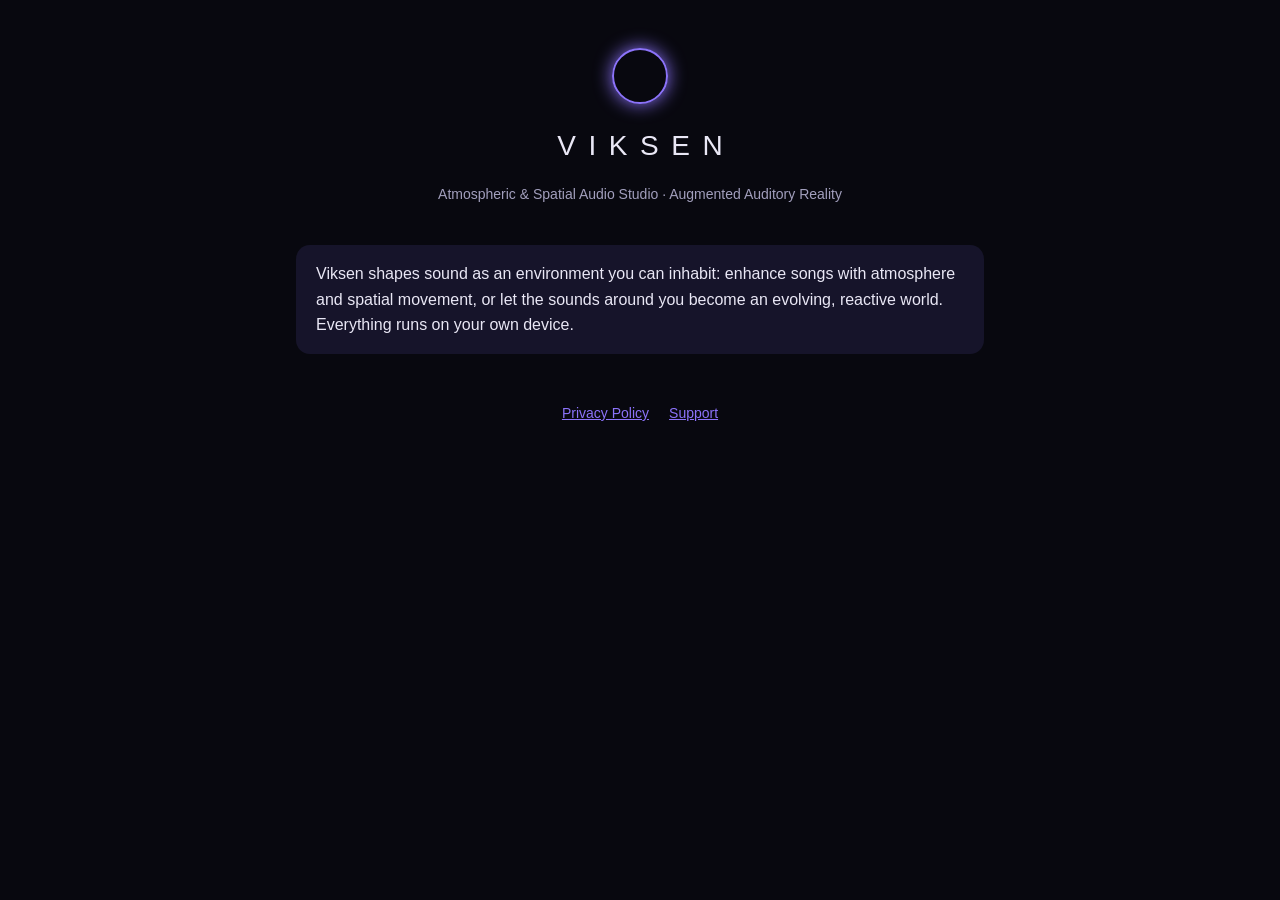
<file: index.html>
<!doctype html>
<html lang="en">
<head>
<meta charset="utf-8"><meta name="viewport" content="width=device-width, initial-scale=1">
<title>Viksen</title>
<link rel="stylesheet" href="style.css">
</head>
<body><main>
<header><div class="ring"></div><p class="wordmark">VIKSEN</p>
<p class="dim">Atmospheric &amp; Spatial Audio Studio · Augmented Auditory Reality</p></header>
<div class="card">Viksen shapes sound as an environment you can inhabit: enhance songs with atmosphere and spatial movement, or let the sounds around you become an evolving, reactive world. Everything runs on your own device.</div>
<nav><a href="privacy.html">Privacy Policy</a><a href="support.html">Support</a></nav>
</main></body>
</html>
</file>
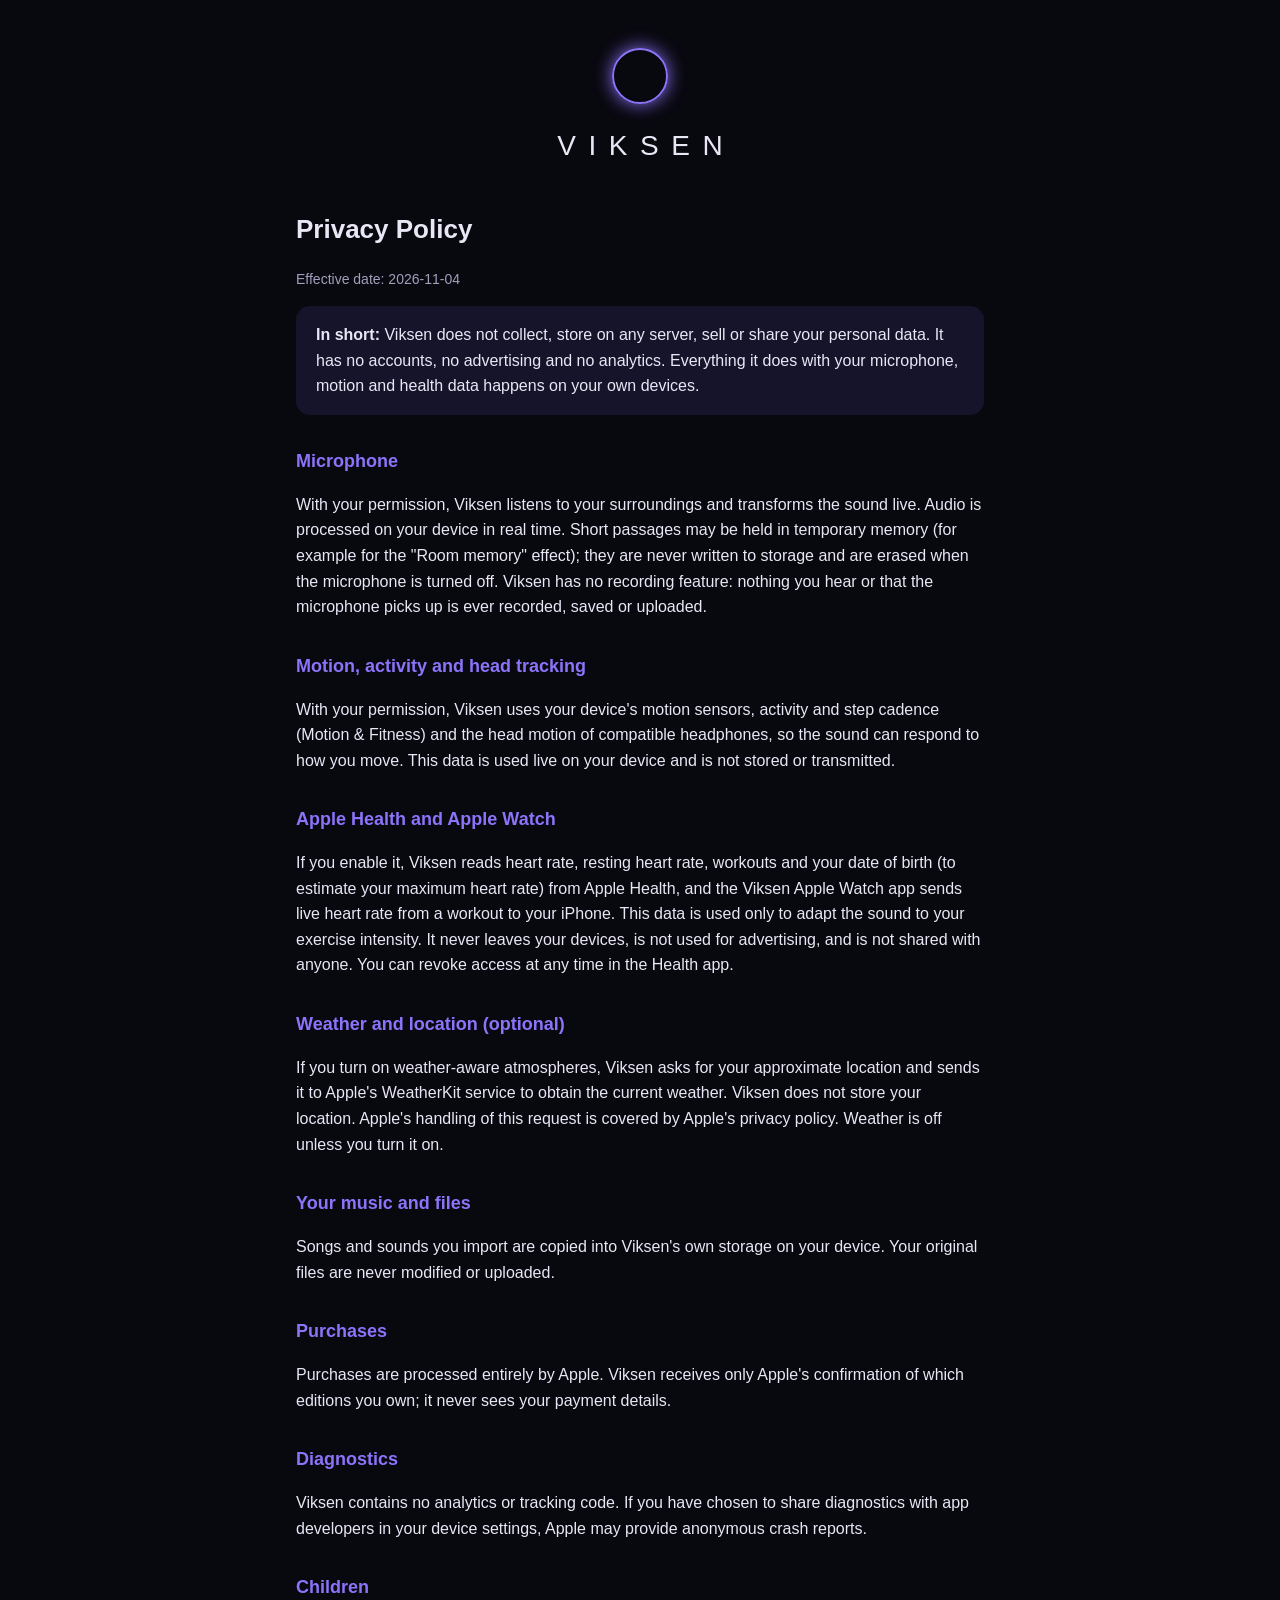
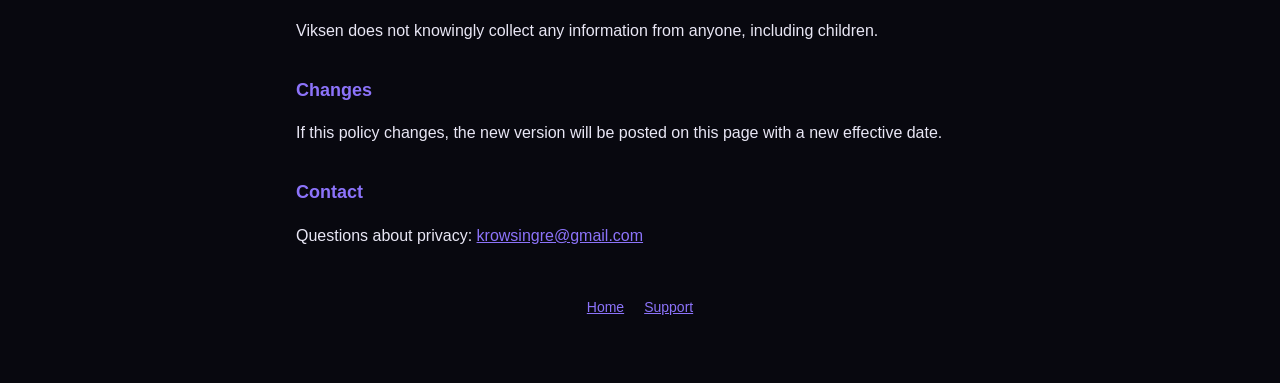
<file: privacy.html>
<!doctype html>
<html lang="en">
<head>
<meta charset="utf-8"><meta name="viewport" content="width=device-width, initial-scale=1">
<title>Viksen Privacy Policy</title>
<link rel="stylesheet" href="style.css">
</head>
<body><main>
<header><div class="ring"></div><p class="wordmark">VIKSEN</p></header>
<h1>Privacy Policy</h1>
<p class="dim">Effective date: 2026-11-04</p>

<div class="card"><strong>In short:</strong> Viksen does not collect, store on any server, sell or share your personal data. It has no accounts, no advertising and no analytics. Everything it does with your microphone, motion and health data happens on your own devices.</div>

<h2>Microphone</h2>
<p>With your permission, Viksen listens to your surroundings and transforms the sound live. Audio is processed on your device in real time. Short passages may be held in temporary memory (for example for the "Room memory" effect); they are never written to storage and are erased when the microphone is turned off. Viksen has no recording feature: nothing you hear or that the microphone picks up is ever recorded, saved or uploaded.</p>

<h2>Motion, activity and head tracking</h2>
<p>With your permission, Viksen uses your device's motion sensors, activity and step cadence (Motion &amp; Fitness) and the head motion of compatible headphones, so the sound can respond to how you move. This data is used live on your device and is not stored or transmitted.</p>

<h2>Apple Health and Apple Watch</h2>
<p>If you enable it, Viksen reads heart rate, resting heart rate, workouts and your date of birth (to estimate your maximum heart rate) from Apple Health, and the Viksen Apple Watch app sends live heart rate from a workout to your iPhone. This data is used only to adapt the sound to your exercise intensity. It never leaves your devices, is not used for advertising, and is not shared with anyone. You can revoke access at any time in the Health app.</p>

<h2>Weather and location (optional)</h2>
<p>If you turn on weather-aware atmospheres, Viksen asks for your approximate location and sends it to Apple's WeatherKit service to obtain the current weather. Viksen does not store your location. Apple's handling of this request is covered by Apple's privacy policy. Weather is off unless you turn it on.</p>

<h2>Your music and files</h2>
<p>Songs and sounds you import are copied into Viksen's own storage on your device. Your original files are never modified or uploaded.</p>

<h2>Purchases</h2>
<p>Purchases are processed entirely by Apple. Viksen receives only Apple's confirmation of which editions you own; it never sees your payment details.</p>

<h2>Diagnostics</h2>
<p>Viksen contains no analytics or tracking code. If you have chosen to share diagnostics with app developers in your device settings, Apple may provide anonymous crash reports.</p>

<h2>Children</h2>
<p>Viksen does not knowingly collect any information from anyone, including children.</p>

<h2>Changes</h2>
<p>If this policy changes, the new version will be posted on this page with a new effective date.</p>

<h2>Contact</h2>
<p>Questions about privacy: <a href="mailto:krowsingre@gmail.com">krowsingre@gmail.com</a></p>

<nav><a href="index.html">Home</a><a href="support.html">Support</a></nav>
</main></body>
</html>
</file>
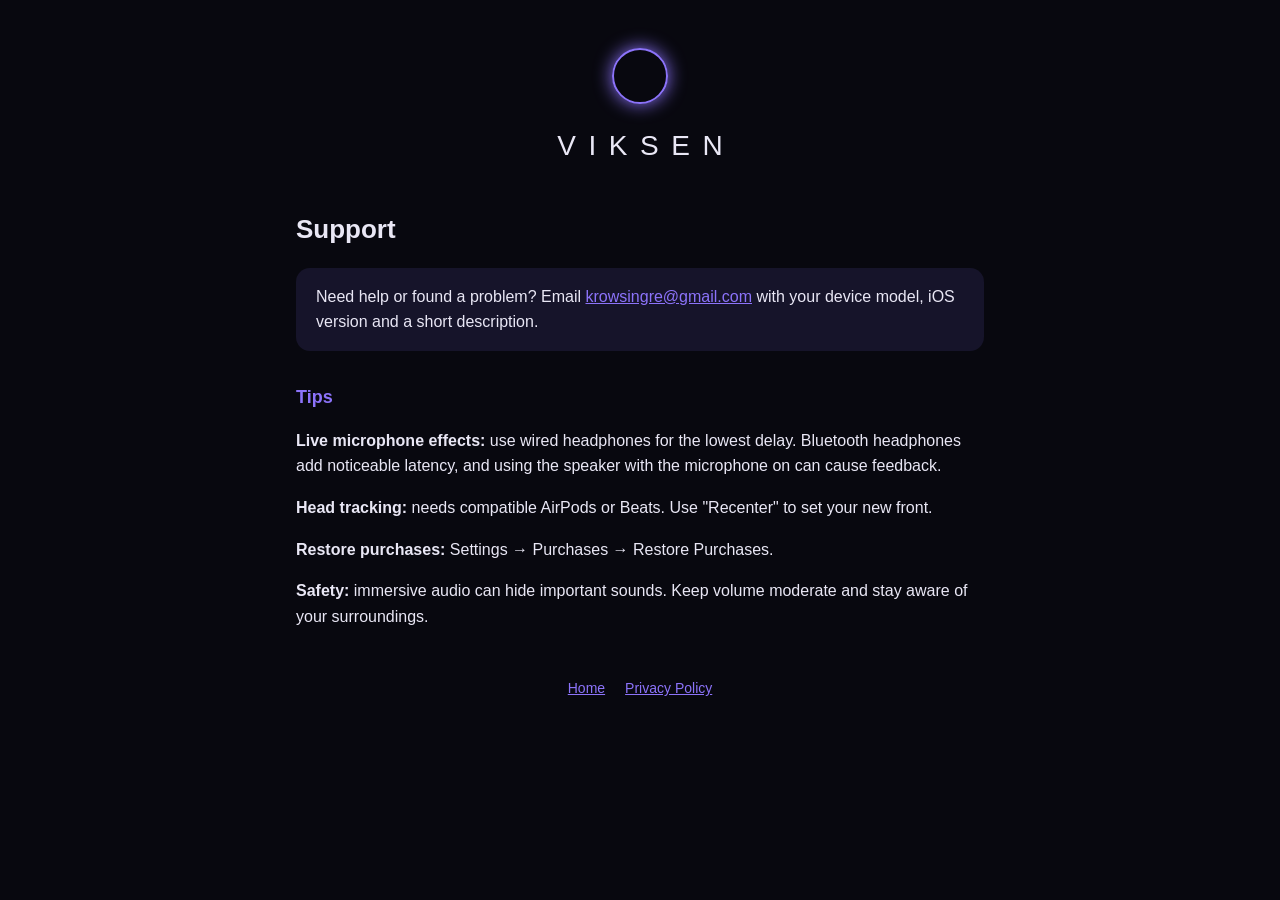
<file: support.html>
<!doctype html>
<html lang="en">
<head>
<meta charset="utf-8"><meta name="viewport" content="width=device-width, initial-scale=1">
<title>Viksen Support</title>
<link rel="stylesheet" href="style.css">
</head>
<body><main>
<header><div class="ring"></div><p class="wordmark">VIKSEN</p></header>
<h1>Support</h1>
<div class="card">Need help or found a problem? Email <a href="mailto:krowsingre@gmail.com">krowsingre@gmail.com</a> with your device model, iOS version and a short description.</div>
<h2>Tips</h2>
<p><strong>Live microphone effects:</strong> use wired headphones for the lowest delay. Bluetooth headphones add noticeable latency, and using the speaker with the microphone on can cause feedback.</p>
<p><strong>Head tracking:</strong> needs compatible AirPods or Beats. Use "Recenter" to set your new front.</p>
<p><strong>Restore purchases:</strong> Settings → Purchases → Restore Purchases.</p>
<p><strong>Safety:</strong> immersive audio can hide important sounds. Keep volume moderate and stay aware of your surroundings.</p>
<nav><a href="index.html">Home</a><a href="privacy.html">Privacy Policy</a></nav>
</main></body>
</html>
</file>
<file: style.css>
:root { --bg:#08080f; --card:#16142a; --text:#e9e7f5; --dim:#a29fbd; --accent:#8c73fa; }
* { box-sizing: border-box; }
body { margin:0; background:var(--bg); color:var(--text); font:16px/1.6 -apple-system, BlinkMacSystemFont, "Segoe UI", Roboto, sans-serif; }
main { max-width: 720px; margin: 0 auto; padding: 48px 16px 64px; }
header { text-align:center; margin-bottom: 40px; }
.ring { width:56px; height:56px; border:2px solid var(--accent); border-radius:50%; margin:0 auto 20px; box-shadow:0 0 18px var(--accent); }
.wordmark { font-weight:200; letter-spacing:.45em; font-size:28px; margin:0; padding-left:.45em; }
h1 { font-weight:600; font-size:26px; }
h2 { font-size:18px; margin-top:32px; color:var(--accent); }
a { color: var(--accent); }
.card { background:var(--card); border-radius:14px; padding:16px 20px; margin:16px 0; }
.dim { color:var(--dim); font-size:14px; }
nav { text-align:center; margin-top:48px; font-size:14px; }
nav a { margin: 0 10px; }
</file>
